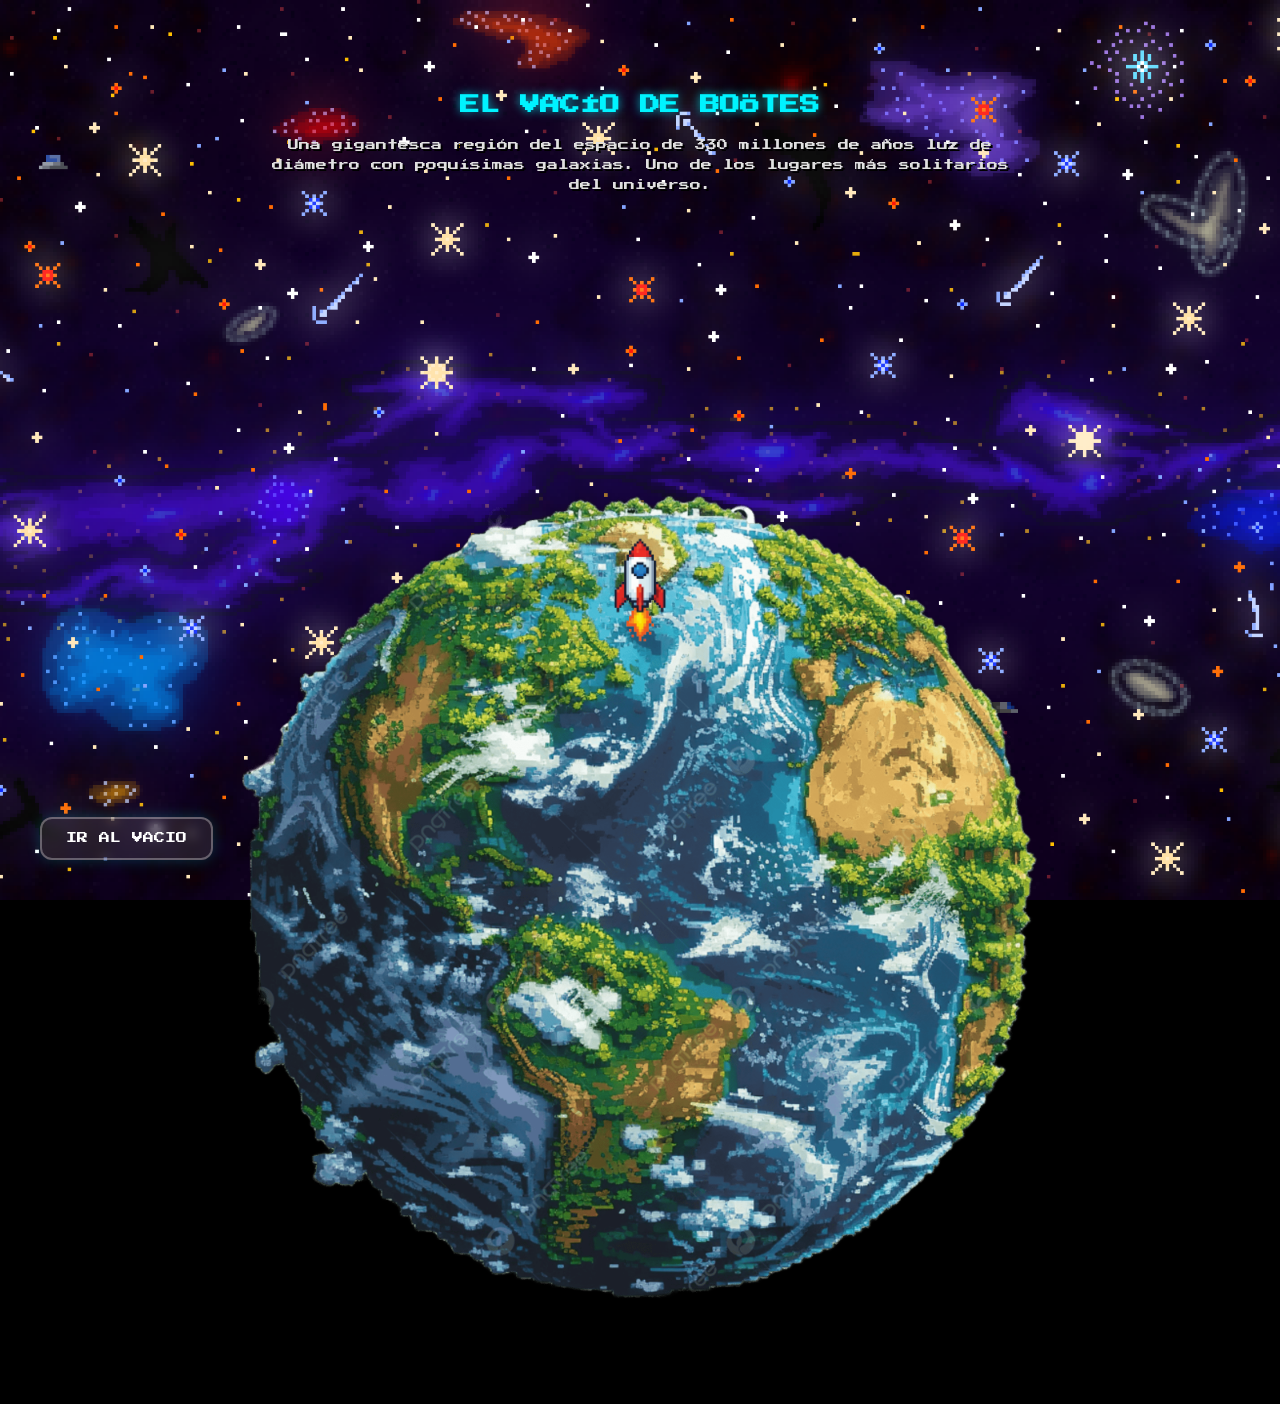
<file: index.html>
<!DOCTYPE html>
<html lang="es">
<head>
  <meta charset="UTF-8">
  <meta name="viewport" content="width=device-width, initial-scale=1.0">
  <title>Ir al vacio</title>
  
  <link href="https://fonts.googleapis.com/css2?family=Press+Start+2P&display=swap" rel="stylesheet">
  
  <link rel="stylesheet" href="estilos.css">
</head>
<body>

  <div class="texto-bootes">
    <h1>EL VACÍO DE BOÖTES</h1>
    <p>Una gigantesca región del espacio de 330 millones de años luz de diámetro con poquísimas galaxias. Uno de los lugares más solitarios del universo.</p>
  </div>

  <!-- CORREGIDO: quitado imagenes/ -->
  <img src="cohete.png" id="cohete" class="cohete" alt="cohete">
  
  <button id="btnVacio" class="btn-vacio">ir al vacio</button>

  <div class="contenedor-tierra">
    <!-- CORREGIDO: quitado imagenes/ -->
    <img src="tierra.png" class="tierra" alt="tierra">
  </div>

  <div class="estrella-fugaz ef-1"></div>
  <div class="estrella-fugaz ef-2"></div>
  <div class="estrella-fugaz ef-3"></div>

  <script>
    const btnVacio = document.getElementById('btnVacio');
    const cohete = document.getElementById('cohete');
    const paginaDestino = 'info.html';  

    btnVacio.addEventListener('click', () => {
      cohete.classList.add('despegar');

      setTimeout(() => {
        window.location.href = paginaDestino;
      }, 2200);
    });
  </script>
</body>
</html>
</file>
<file: estilos.css>
* {
  margin: 0;
  padding: 0;
  box-sizing: border-box;
}

html, body {
  width: 100%;
  height: 100%;
  overflow: hidden;
}

body {
  background-color: #000; /* por si no carga la imagen, que no quede blanco */
  background-image: url('./espacio.png');
  background-repeat: no-repeat;
  background-position: center bottom;
  background-size: cover;
}
/* --- INFORMACIÓN PIXELADA DE BOÖTES --- */
.texto-bootes {
  position: absolute;
  top: 10%;
  left: 50%;
  transform: translateX(-50%);
  text-align: center;
  color: #ffffff;
  font-family: 'Press Start 2P', monospace;
  z-index: 8;
  width: 90%;
  max-width: 750px;
  pointer-events: none;
}

.texto-bootes h1 {
  font-size: 20px;
  line-height: 1.5;
  margin-bottom: 16px;
  color: #00f3ff;
  text-shadow: 0 0 10px rgba(0, 243, 255, 0.7);
}

.texto-bootes p {
  font-size: 11px;
  line-height: 1.8;
  color: #e0e0e0;
  text-shadow: 2px 2px 0px #000000;
}

/* --- BOTÓN VACÍO --- */
.btn-vacio {
  position: absolute;
  bottom: 40px;
  left: 40px;
  padding: 14px 24px;
  background: rgba(255, 255, 255, 0.1); 
  border: 2px solid rgba(255, 255, 255, 0.3);
  color: #ffffff;
  font-family: 'Press Start 2P', monospace;
  font-size: 11px;
  text-transform: uppercase;
  border-radius: 12px; 
  cursor: pointer;
  backdrop-filter: blur(6px); 
  box-shadow: 0 0 15px rgba(0, 243, 255, 0.2);
  transition: all 0.3s ease;
  z-index: 10; 
}

.btn-vacio:hover {
  background: rgba(0, 243, 255, 0.25);
  border-color: #00f3ff;
  box-shadow: 0 0 25px rgba(0, 243, 255, 0.6);
  transform: translateY(-3px); 
}

/* --- TIERRA --- */
.contenedor-tierra {
  position: absolute;
  bottom: 0;
  left: 50%;
  transform: translate(-50%, 50%);
  width: 1000px;  
  height: 1000px;
}

.tierra {
  width: 100%;
  height: 100%;
  object-fit: contain;
  animation: girarTierra 20s linear infinite;
}

@keyframes girarTierra {
  from {
    transform: rotate(0deg);
  }
  to {
    transform: rotate(360deg);
  }
}

/* --- COHETE Y FÍSICAS DE DESPEGUE --- */
.cohete {
  position: absolute;
  bottom: 250px; 
  left: 50%;
  transform: translateX(-50%);
  width: 120px;       
  max-width: 120px;     
  height: auto;        
  z-index: 5;
  transition: transform 0.2s ease;
}
</file>
